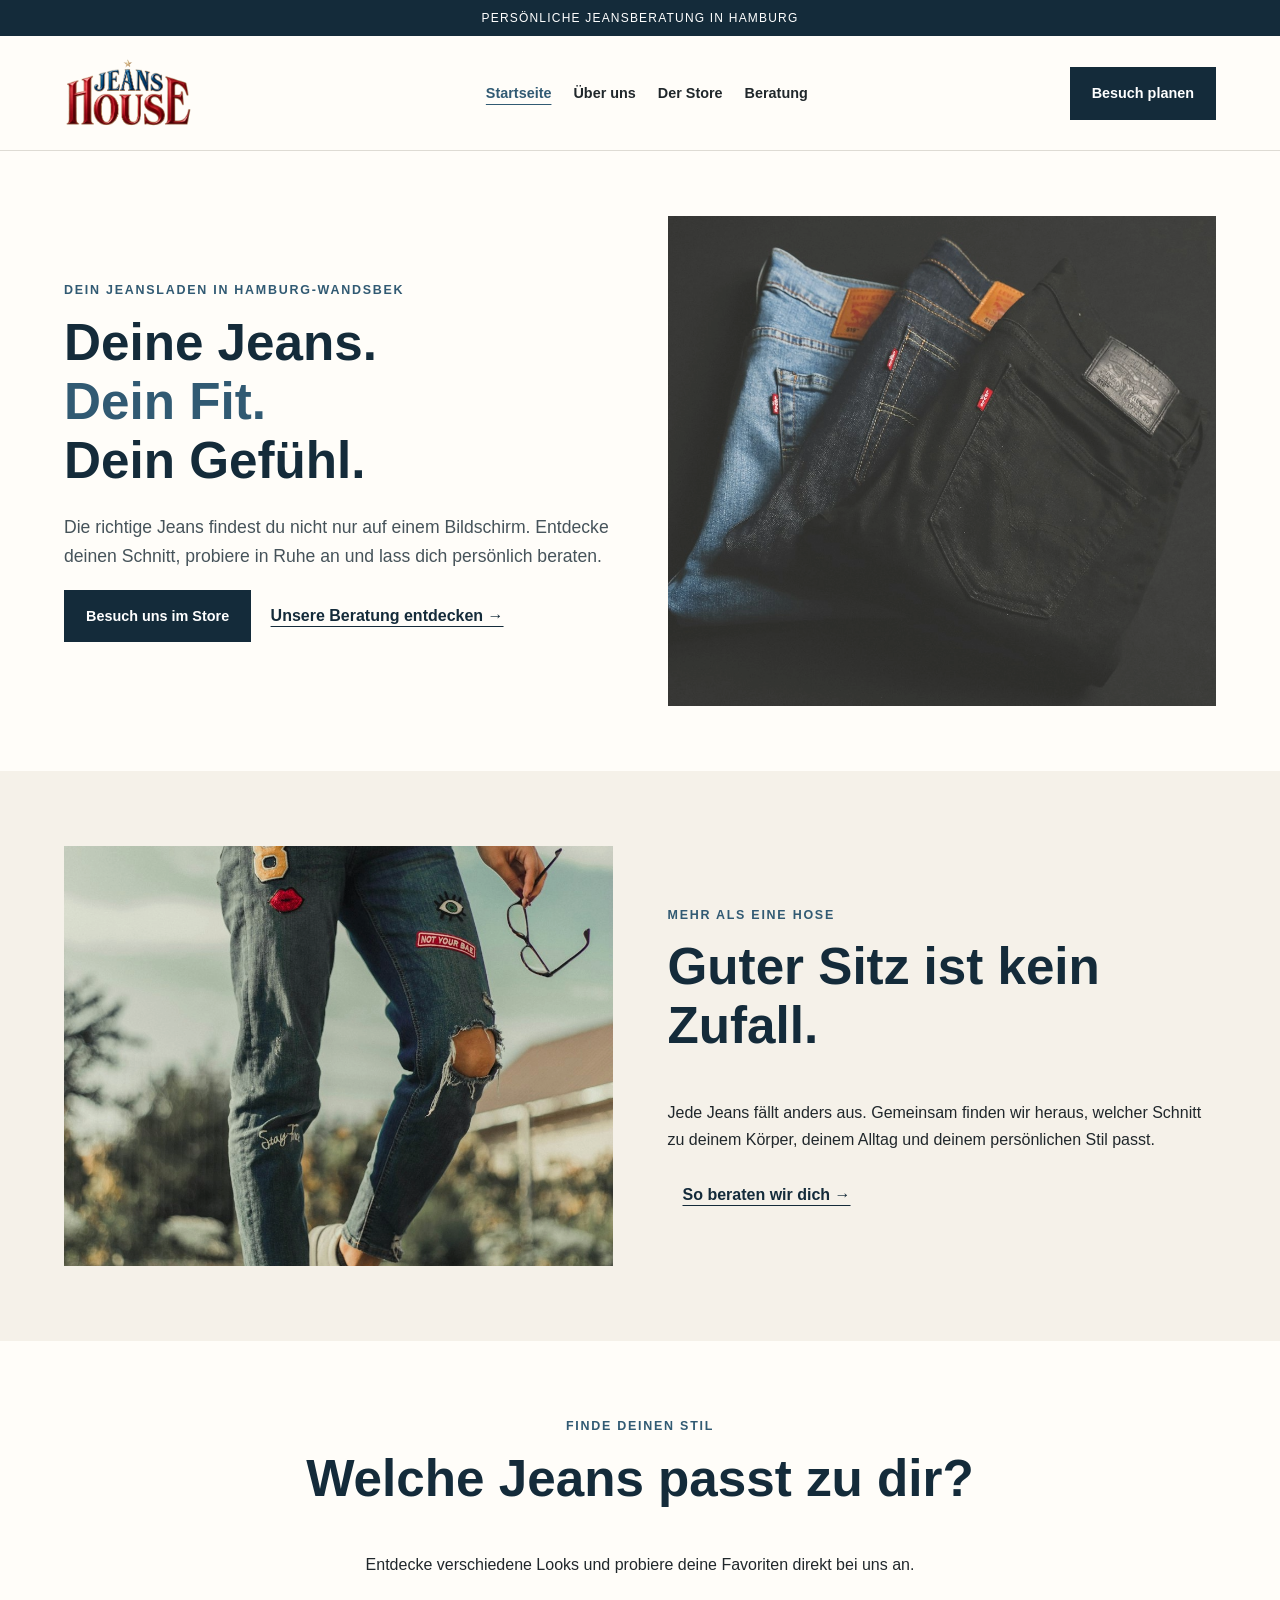
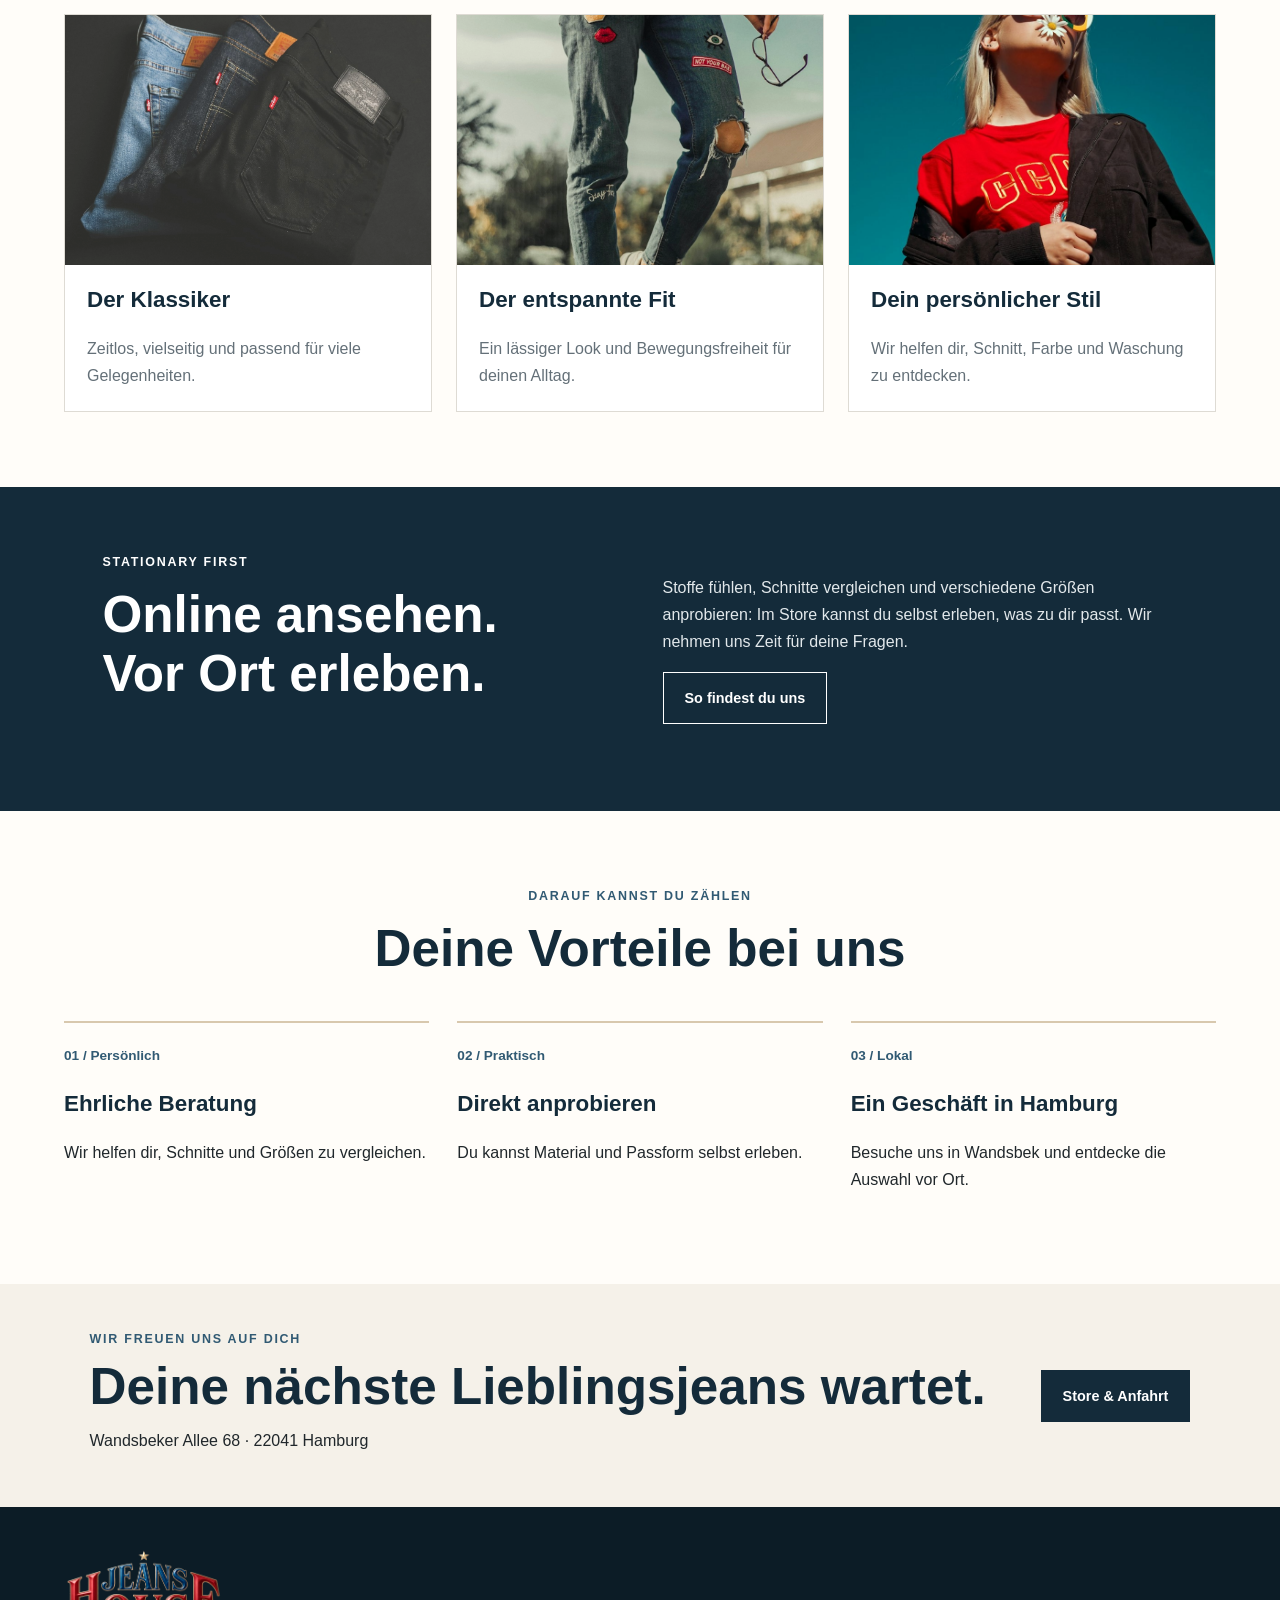
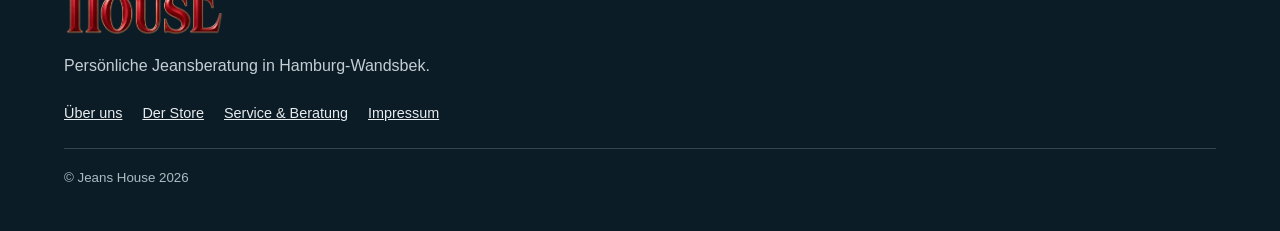
<file: index.html>
<!DOCTYPE html>
<html lang="de">
<head>
  <meta charset="UTF-8">
  <meta name="viewport" content="width=device-width, initial-scale=1.0">
  <meta name="description" content="Entdecke deine perfekte Jeans bei Hamburg Jeans mit persönlicher Beratung vor Ort.">
  <title>Hamburg Jeans – Deine Jeans. Dein Fit.</title>
  <link rel="stylesheet" href="css/style.css">
</head>
<body>

<div class="topbar">PERSÖNLICHE JEANSBERATUNG IN HAMBURG</div>

<header class="site-header">
  <a href="index.html" class="logo">
  <img src="images/logo.png" alt="Hamburg Jeans"></a>
  <nav aria-label="Hauptnavigation">
    <a href="index.html" aria-current="page">Startseite</a>
    <a href="ueber-uns.html">Über uns</a>
    <a href="store.html">Der Store</a>
    <a href="beratung.html">Beratung</a>
  </nav>
  <a class="button" href="store.html">Besuch planen</a>
</header>

<main>
  <section class="hero">
    <div class="hero-text">
      <p class="eyebrow">Dein Jeansladen in Hamburg-Wandsbek</p>
      <h1>Deine Jeans.<br><span>Dein Fit.</span><br>Dein Gefühl.</h1>
      <p class="lead">
        Die richtige Jeans findest du nicht nur auf einem Bildschirm.
        Entdecke deinen Schnitt, probiere in Ruhe an und lass dich
        persönlich beraten.
      </p>
      <a class="button" href="store.html">Besuch uns im Store</a>
      <a class="text-button" href="beratung.html">Unsere Beratung entdecken →</a>
    </div>
    <div class="hero-image">
      <img
        src="images/3jeans.png"
        alt="Blaue Jeans aus Denim">
    </div>
  </section>

  <section class="section section-light">
    <div class="two-columns reverse">
      <div>
        <p class="eyebrow">Mehr als eine Hose</p>
        <h2>Guter Sitz ist kein Zufall.</h2>
        <p>
          Jede Jeans fällt anders aus. Gemeinsam finden wir heraus,
          welcher Schnitt zu deinem Körper, deinem Alltag und deinem
          persönlichen Stil passt.
        </p>
        <a class="text-button" href="beratung.html">So beraten wir dich →</a>
      </div>
      <img
        class="section-image"
        src="images/jeansmitzeichen.png"
        alt="Jeansmode als Inspiration">
    </div>
  </section>

  <section class="section">
    <div class="section-heading">
      <p class="eyebrow">Finde deinen Stil</p>
      <h2>Welche Jeans passt zu dir?</h2>
      <p>Entdecke verschiedene Looks und probiere deine Favoriten direkt bei uns an.</p>
    </div>

    <div class="cards">
      <article class="card">
        <img
          src="images/3jeans.png"
          alt="Klassischer Denim-Look">
        <div class="card-content">
          <h3>Der Klassiker</h3>
          <p>Zeitlos, vielseitig und passend für viele Gelegenheiten.</p>
        </div>
      </article>

      <article class="card">
        <img
          src="images/jeansmitzeichen.png"
          alt="Lässiger Jeans-Look">
        <div class="card-content">
          <h3>Der entspannte Fit</h3>
          <p>Ein lässiger Look und Bewegungsfreiheit für deinen Alltag.</p>
        </div>
      </article>

      <article class="card">
        <img
          src="images/fraumitblume.png"
          alt="Modische Inspiration für dein Outfit">
        <div class="card-content">
          <h3>Dein persönlicher Stil</h3>
          <p>Wir helfen dir, Schnitt, Farbe und Waschung zu entdecken.</p>
        </div>
      </article>
    </div>
  </section>

  <section class="dark-section">
    <div>
      <p class="eyebrow">Stationary first</p>
      <h2>Online ansehen.<br>Vor Ort erleben.</h2>
    </div>
    <div>
      <p>
        Stoffe fühlen, Schnitte vergleichen und verschiedene Größen
        anprobieren: Im Store kannst du selbst erleben, was zu dir passt.
        Wir nehmen uns Zeit für deine Fragen.
      </p>
      <a class="button button-outline" href="store.html">So findest du uns</a>
    </div>
  </section>

  <section class="section">
    <div class="section-heading">
      <p class="eyebrow">Darauf kannst du zählen</p>
      <h2>Deine Vorteile bei uns</h2>
    </div>
    <div class="benefits">
      <article>
        <span>01 / Persönlich</span>
        <h3>Ehrliche Beratung</h3>
        <p>Wir helfen dir, Schnitte und Größen zu vergleichen.</p>
      </article>
      <article>
        <span>02 / Praktisch</span>
        <h3>Direkt anprobieren</h3>
        <p>Du kannst Material und Passform selbst erleben.</p>
      </article>
      <article>
        <span>03 / Lokal</span>
        <h3>Ein Geschäft in Hamburg</h3>
        <p>Besuche uns in Wandsbek und entdecke die Auswahl vor Ort.</p>
      </article>
    </div>
  </section>

  <section class="visit-banner">
    <div>
      <p class="eyebrow">Wir freuen uns auf dich</p>
      <h2>Deine nächste Lieblingsjeans wartet.</h2>
      <p>Wandsbeker Allee 68 · 22041 Hamburg</p>
    </div>
    <a class="button" href="store.html">Store &amp; Anfahrt</a>
  </section>
</main>

<footer class="footer"> 
<a class="logo logo-light" href="index.html">
  <img src="images/logo.png" alt="Hamburg Jeans">
</a>
  <p>Persönliche Jeansberatung in Hamburg-Wandsbek.</p>
  <div class="footer-links">
    <a href="ueber-uns.html">Über uns</a>
    <a href="store.html">Der Store</a>
    <a href="beratung.html">Service &amp; Beratung</a>
	<a href="store.html">Impressum</a>
  </div>
  <small>© Jeans House 2026</small>
</footer>

</body>
</html>
</file>
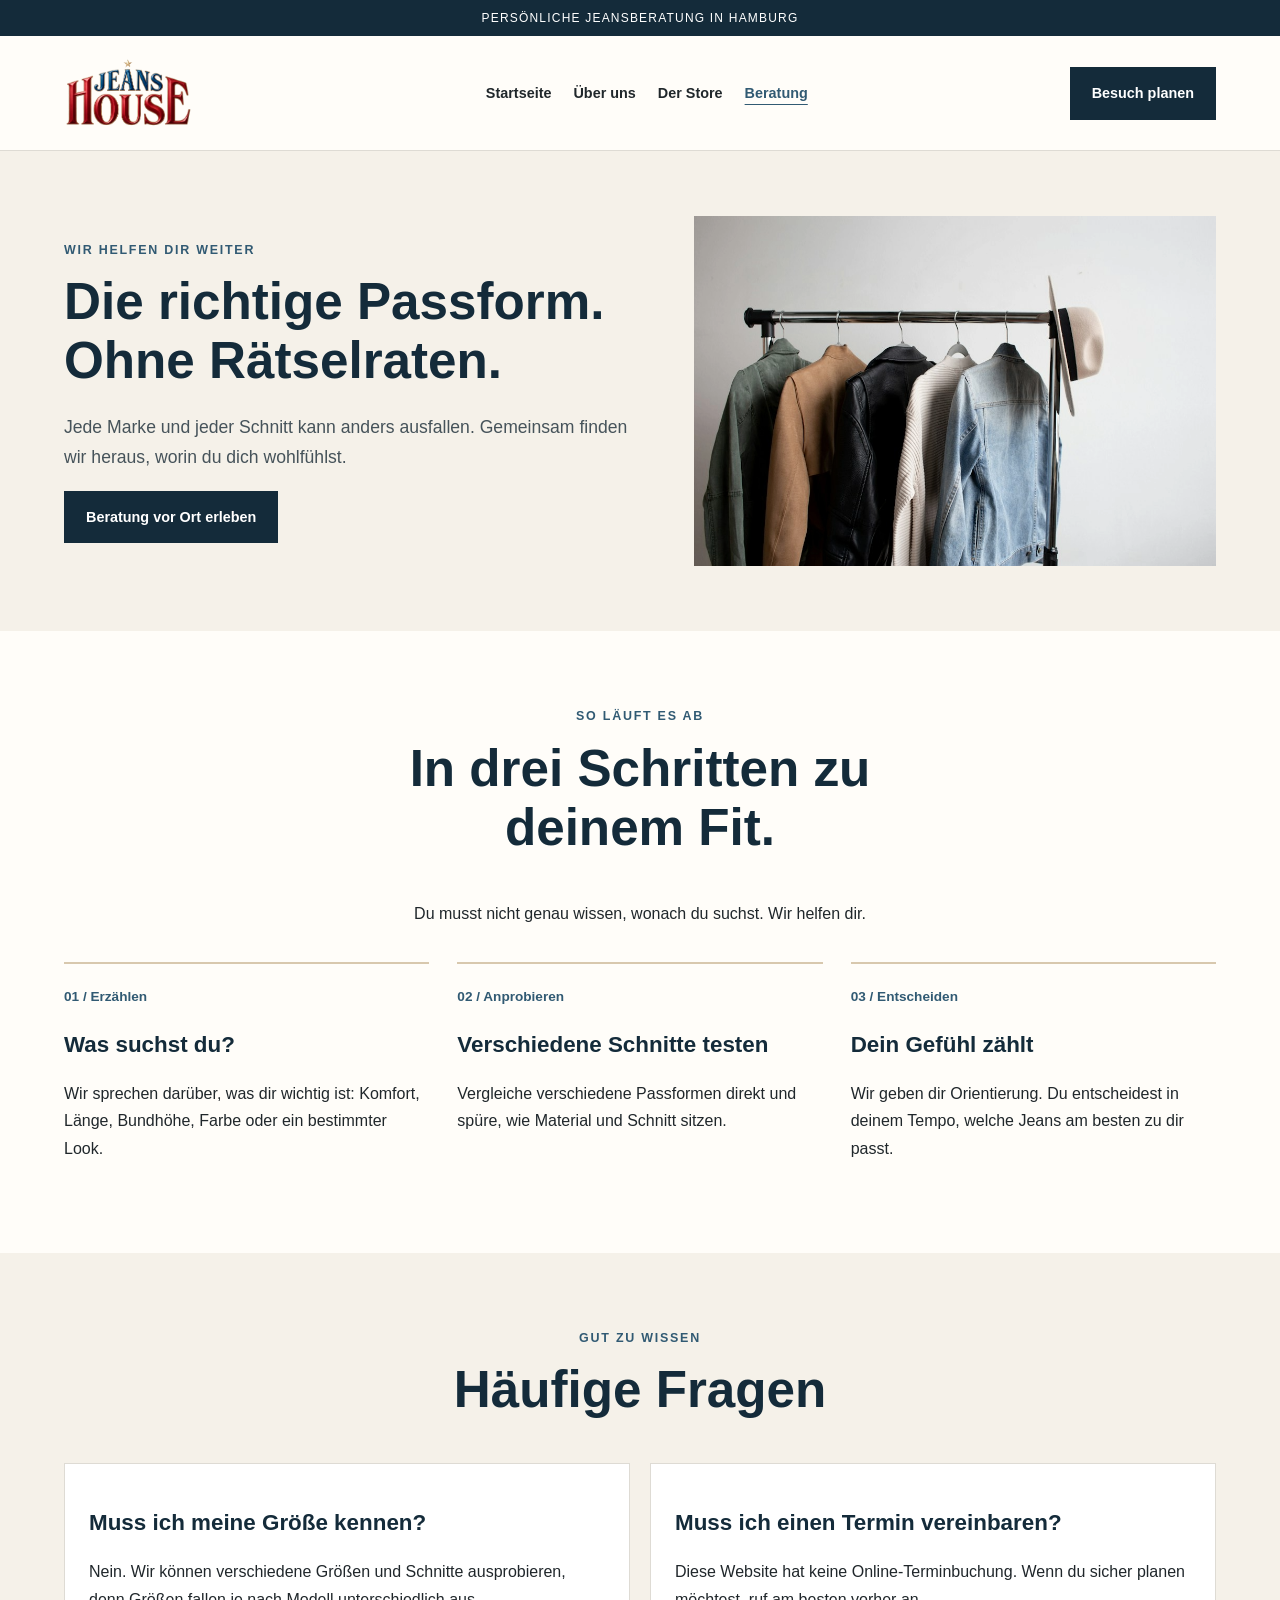
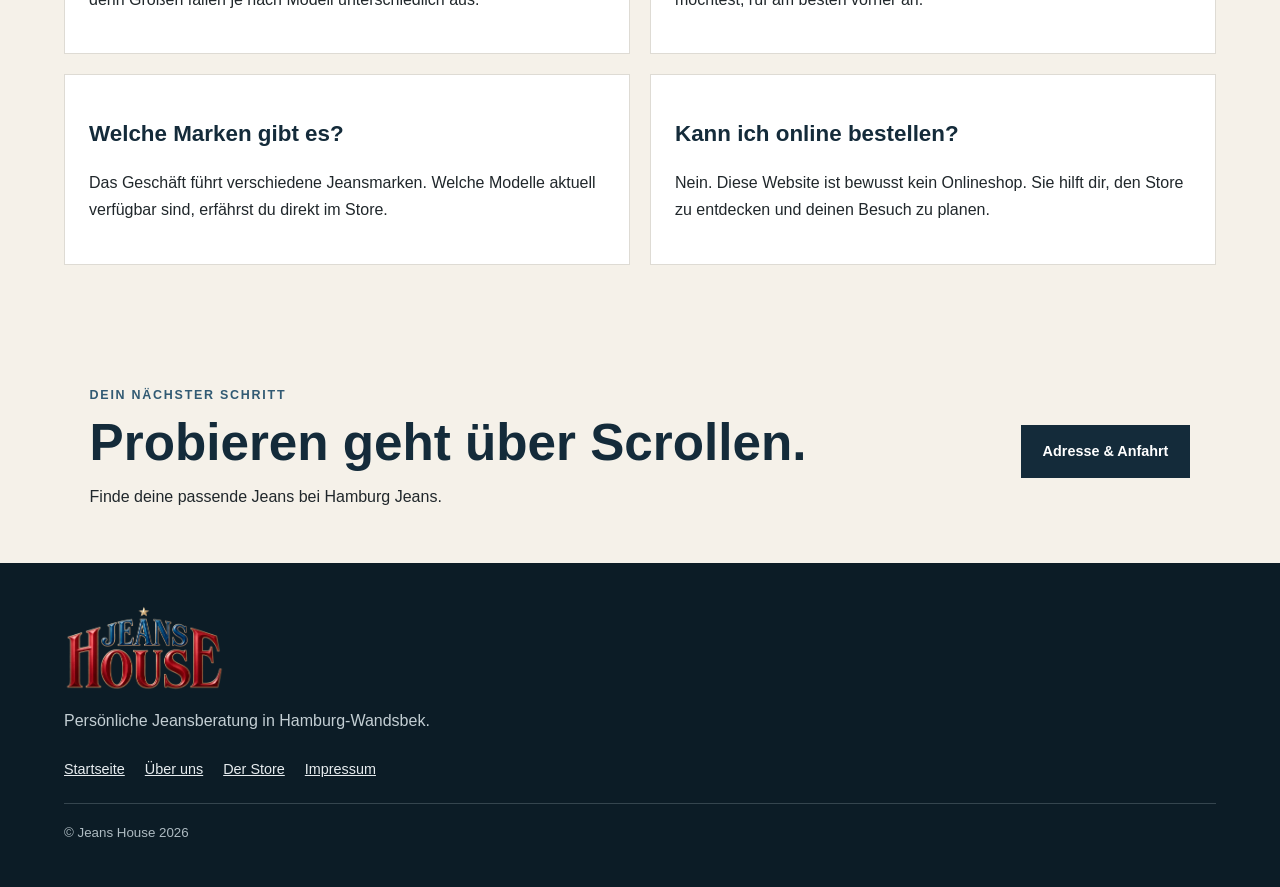
<file: beratung.html>
<!DOCTYPE html>
<html lang="de">
<head>
  <meta charset="UTF-8">
  <meta name="viewport" content="width=device-width, initial-scale=1.0">
  <meta name="description" content="Finde die passende Jeans mit persönlicher Beratung bei Hamburg Jeans.">
  <title>Service &amp; Beratung – Hamburg Jeans</title>
  <link rel="stylesheet" href="css/style.css">
</head>
<body>

<div class="topbar">PERSÖNLICHE JEANSBERATUNG IN HAMBURG</div>

<header class="site-header">
  <a href="index.html" class="logo">
  <img src="images/logo.png" alt="Hamburg Jeans">
</a>
  <nav aria-label="Hauptnavigation">
    <a href="index.html">Startseite</a>
    <a href="ueber-uns.html">Über uns</a>
    <a href="store.html">Der Store</a>
    <a href="beratung.html" aria-current="page">Beratung</a>
  </nav>
  <a class="button" href="store.html">Besuch planen</a>
</header>

<main>
  <section class="page-hero">
    <div>
      <p class="eyebrow">Wir helfen dir weiter</p>
      <h1>Die richtige Passform. <br> Ohne Rätselraten.</h1>
      <p class="lead">
        Jede Marke und jeder Schnitt kann anders ausfallen.
        Gemeinsam finden wir heraus, worin du dich wohlfühlst.
      </p>
      <a class="button" href="store.html">Beratung vor Ort erleben</a>
    </div>
    <img
      src="images/kleiderstaender.png"
      alt="Jeans und Kleidung als Stil-Inspiration">
  </section>

  <section class="section">
    <div class="section-heading">
      <p class="eyebrow">So läuft es ab</p>
      <h2>In drei Schritten zu <br> deinem Fit.</h2>
      <p>Du musst nicht genau wissen, wonach du suchst. Wir helfen dir.</p>
    </div>

    <div class="benefits">
      <article>
        <span>01 / Erzählen</span>
        <h3>Was suchst du?</h3>
        <p>
          Wir sprechen darüber, was dir wichtig ist: Komfort,
          Länge, Bundhöhe, Farbe oder ein bestimmter Look.
        </p>
      </article>
      <article>
        <span>02 / Anprobieren</span>
        <h3>Verschiedene Schnitte testen</h3>
        <p>
          Vergleiche verschiedene Passformen direkt und spüre,
          wie Material und Schnitt sitzen.
        </p>
      </article>
      <article>
        <span>03 / Entscheiden</span>
        <h3>Dein Gefühl zählt</h3>
        <p>
          Wir geben dir Orientierung. Du entscheidest in deinem Tempo,
          welche Jeans am besten zu dir passt.
        </p>
      </article>
    </div>
  </section>

  <section class="section section-light">
    <div class="section-heading">
      <p class="eyebrow">Gut zu wissen</p>
      <h2>Häufige Fragen</h2>
    </div>

    <div class="faq-grid">
      <article class="faq-card">
        <h3>Muss ich meine Größe kennen?</h3>
        <p>
          Nein. Wir können verschiedene Größen und Schnitte
          ausprobieren, denn Größen fallen je nach Modell unterschiedlich aus.
        </p>
      </article>
      <article class="faq-card">
        <h3>Muss ich einen Termin vereinbaren?</h3>
        <p>
          Diese Website hat keine Online-Terminbuchung.
          Wenn du sicher planen möchtest, ruf am besten vorher an.
        </p>
      </article>
      <article class="faq-card">
        <h3>Welche Marken gibt es?</h3>
        <p>
          Das Geschäft führt verschiedene Jeansmarken.
          Welche Modelle aktuell verfügbar sind, erfährst du direkt im Store.
        </p>
      </article>
      <article class="faq-card">
        <h3>Kann ich online bestellen?</h3>
        <p>
          Nein. Diese Website ist bewusst kein Onlineshop.
          Sie hilft dir, den Store zu entdecken und deinen Besuch zu planen.
        </p>
      </article>
    </div>
  </section>

  <section class="visit-banner">
    <div>
      <p class="eyebrow">Dein nächster Schritt</p>
      <h2>Probieren geht über Scrollen.</h2>
      <p>Finde deine passende Jeans bei Hamburg Jeans.</p>
    </div>
    <a class="button" href="store.html">Adresse &amp; Anfahrt</a>
  </section>
</main>

<footer class="footer">
  <a class="logo logo-light" href="index.html">
  <img src="images/logo.png" alt="Hamburg Jeans">
</a>
  <p>Persönliche Jeansberatung in Hamburg-Wandsbek.</p>
  <div class="footer-links">
    <a href="index.html">Startseite</a>
    <a href="ueber-uns.html">Über uns</a>
    <a href="store.html">Der Store</a>
	<a href="store.html">Impressum</a>
  </div>
    <small>© Jeans House 2026</small>
</footer>

</body>
</html>
</file>
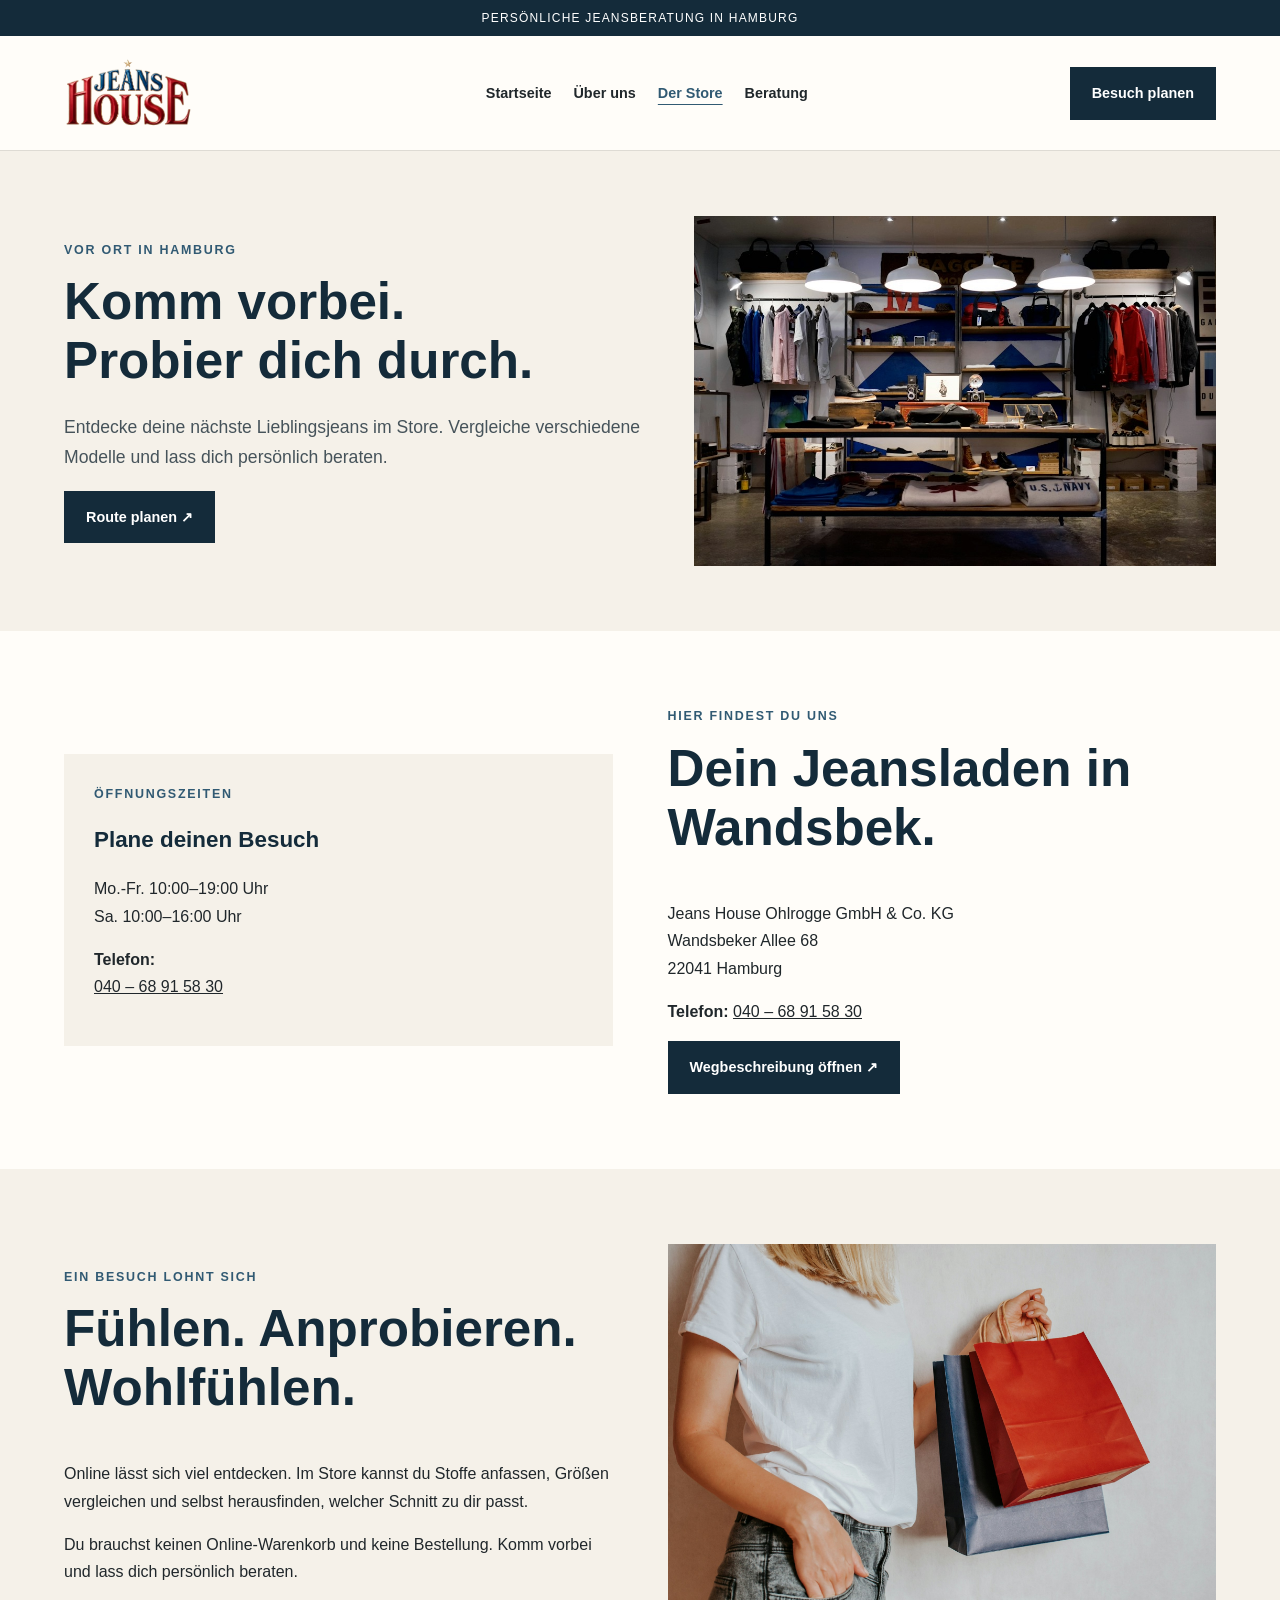
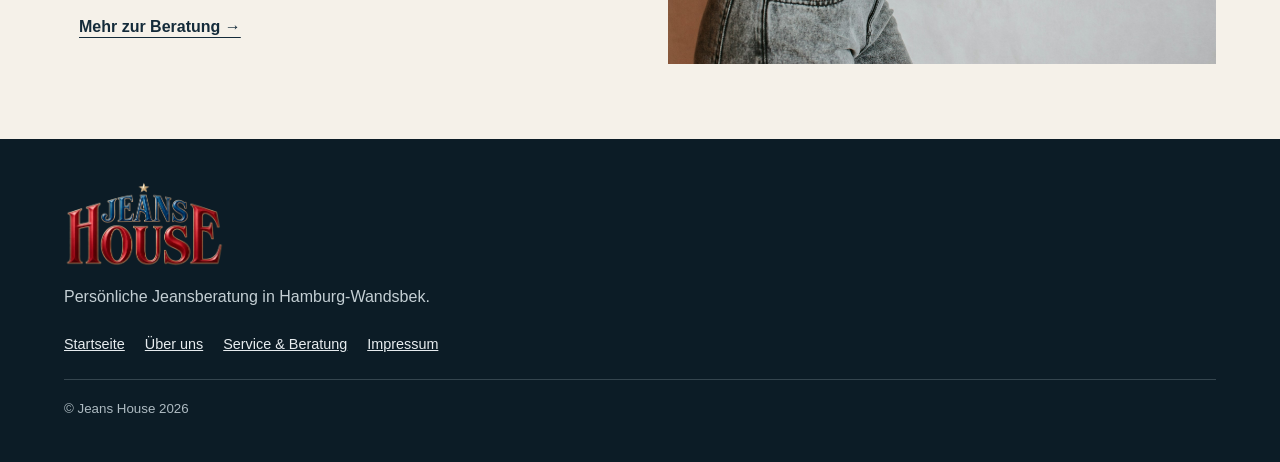
<file: store.html>
<!DOCTYPE html>
<html lang="de">
<head>
  <meta charset="UTF-8">
  <meta name="viewport" content="width=device-width, initial-scale=1.0">
  <meta name="description" content="Besuche Hamburg Jeans in Hamburg-Wandsbek. Finde Adresse, Telefonnummer und Anfahrt.">
  <title>Der Store – Hamburg Jeans</title>
  <link rel="stylesheet" href="css/style.css">
</head>
<body>

<div class="topbar">PERSÖNLICHE JEANSBERATUNG IN HAMBURG</div>

<header class="site-header">
  <a href="index.html" class="logo">
  <img src="images/logo.png" alt="Hamburg Jeans"></a>
  <nav aria-label="Hauptnavigation">
    <a href="index.html">Startseite</a>
    <a href="ueber-uns.html">Über uns</a>
    <a href="store.html" aria-current="page">Der Store</a>
    <a href="beratung.html">Beratung</a>
  </nav>
  <a class="button" href="store.html">Besuch planen</a>
</header>

<main>
  <section class="page-hero">
    <div>
      <p class="eyebrow">Vor Ort in Hamburg</p>
      <h1>Komm vorbei.<br>Probier dich durch.</h1>
      <p class="lead">
        Entdecke deine nächste Lieblingsjeans im Store.
        Vergleiche verschiedene Modelle und lass dich persönlich beraten.
      </p>
      <a class="button"
         href="https://www.google.com/maps/dir/?api=1&destination=Wandsbeker+Allee+68%2C+22041+Hamburg"
         target="_blank" rel="noopener noreferrer">Route planen ↗</a>
    </div>
    <img
      src="images/store.png"
      alt="Modegeschäft mit Kleidung auf Kleiderstangen">
  </section>

  <section class="section">
    <div class="two-columns reverse">
      <div>
        <p class="eyebrow">Hier findest du uns</p>
        <h2>Dein Jeansladen in Wandsbek.</h2>
        <p>
          Jeans House Ohlrogge GmbH &amp; Co. KG<br>
          Wandsbeker Allee 68<br>
          22041 Hamburg
        </p>
        <p>
          <strong>Telefon:</strong>
          <a href="tel:+494068915830">040 – 68 91 58 30</a>
        </p>
        <a class="button"
           href="https://www.google.com/maps/dir/?api=1&destination=Wandsbeker+Allee+68%2C+22041+Hamburg"
           target="_blank" rel="noopener noreferrer">Wegbeschreibung öffnen ↗</a>
      </div>

      <div class="info-box">
        <p class="eyebrow">Öffnungszeiten</p>
        <h3>Plane deinen Besuch</h3>
    	  Mo.-Fr.	10:00–19:00 Uhr<br>
		 <p> Sa.	10:00–16:00 Uhr
        </p>
        <p><strong>Telefon:</strong><br>
          <a href="tel:+494068915830">040 – 68 91 58 30</a>
        </p>
        <p class="small-text">
 
        </p>
      </div>
    </div>
  </section>

  <section class="section section-light">
    <div class="two-columns reverse">
      <img
        class="section-image"
        src="images/einkaufstueten.jpg"
        alt="Menschen beim entspannten Stöbern nach Kleidung">
      <div>
        <p class="eyebrow">Ein Besuch lohnt sich</p>
        <h2>Fühlen. Anprobieren. Wohlfühlen.</h2>
        <p>
          Online lässt sich viel entdecken. Im Store kannst du Stoffe
          anfassen, Größen vergleichen und selbst herausfinden,
          welcher Schnitt zu dir passt.
        </p>
        <p>
          Du brauchst keinen Online-Warenkorb und keine Bestellung.
          Komm vorbei und lass dich persönlich beraten.
        </p>
        <a class="text-button" href="beratung.html">Mehr zur Beratung →</a>
      </div>
    </div>
  </section>
</main>

<footer class="footer">
  <a class="logo logo-light" href="index.html">
  <img src="images/logo.png" alt="Hamburg Jeans">
</a>
  <p>Persönliche Jeansberatung in Hamburg-Wandsbek.</p>
  <div class="footer-links">
    <a href="index.html">Startseite</a>
    <a href="ueber-uns.html">Über uns</a>
    <a href="beratung.html">Service &amp; Beratung</a>
	<a href="store.html">Impressum</a>
  </div>
  <small>© Jeans House 2026</small>

</footer>

</body>
</html>
</file>
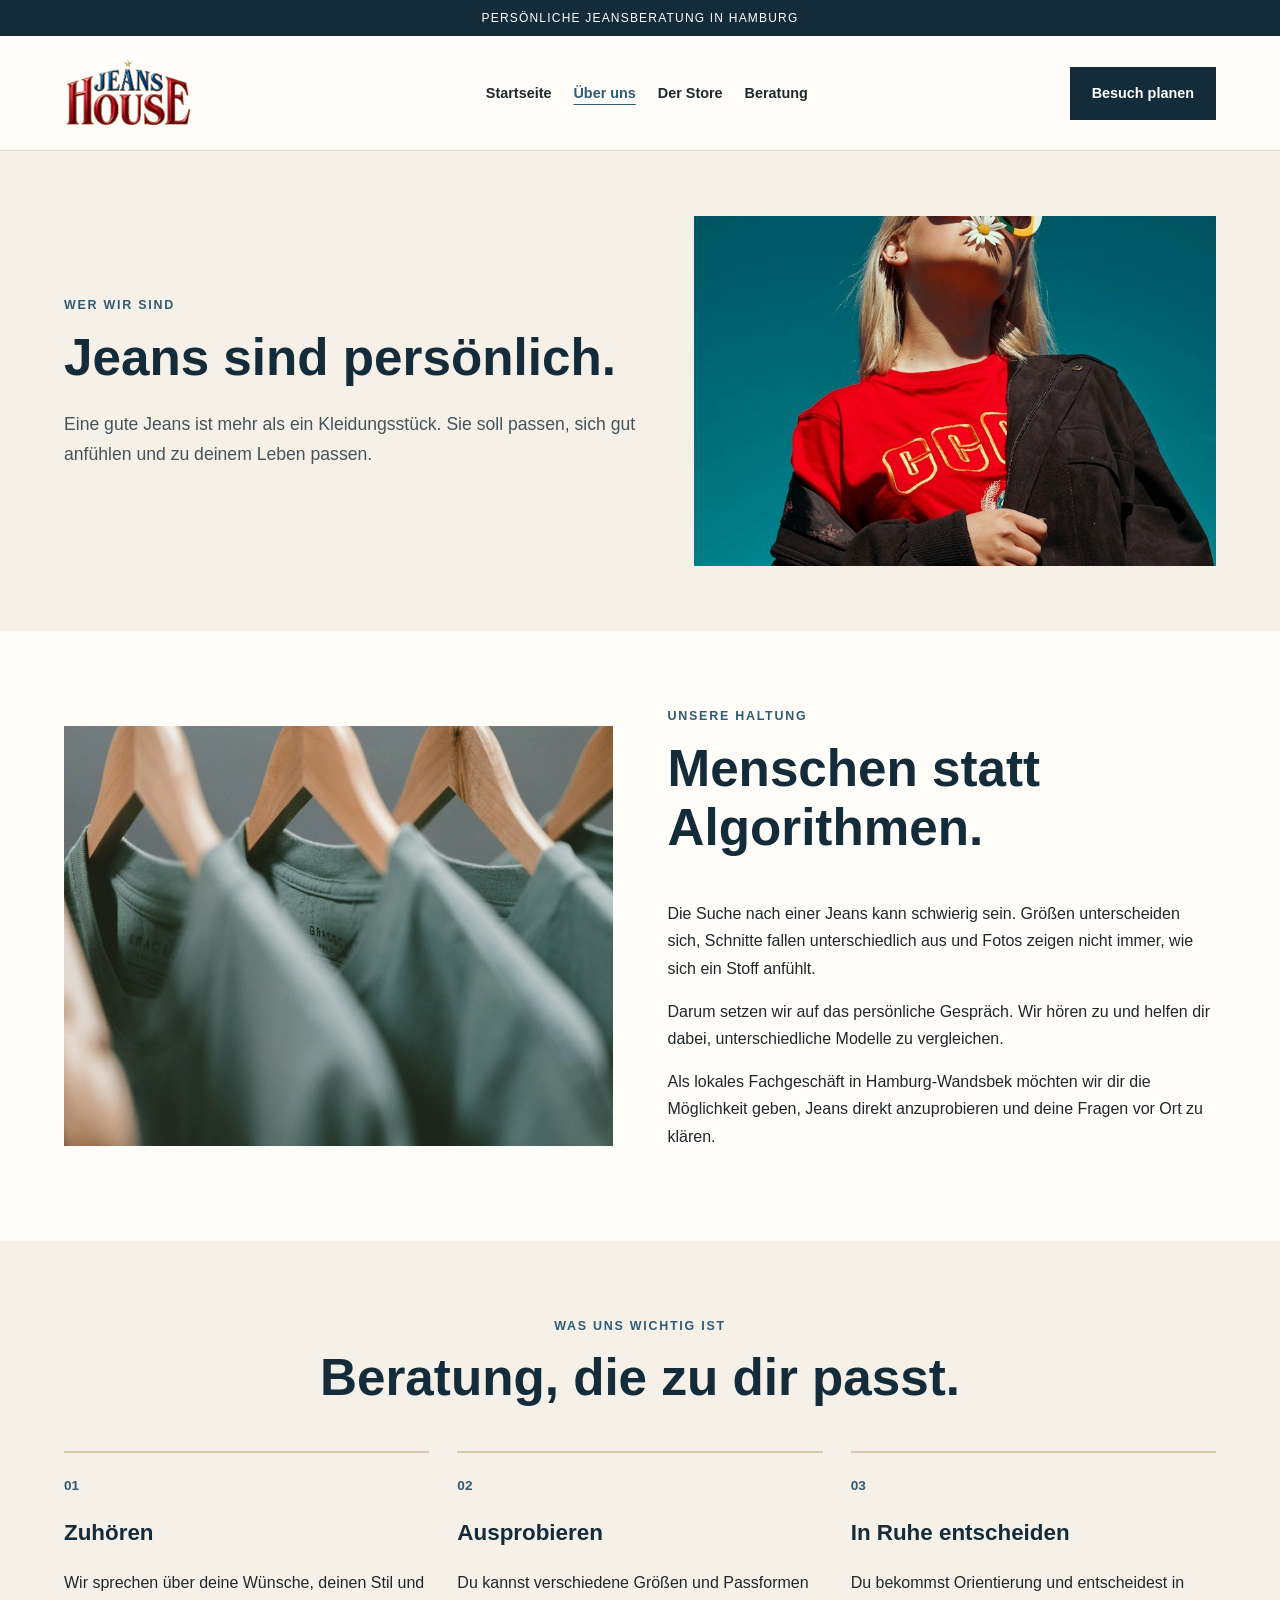
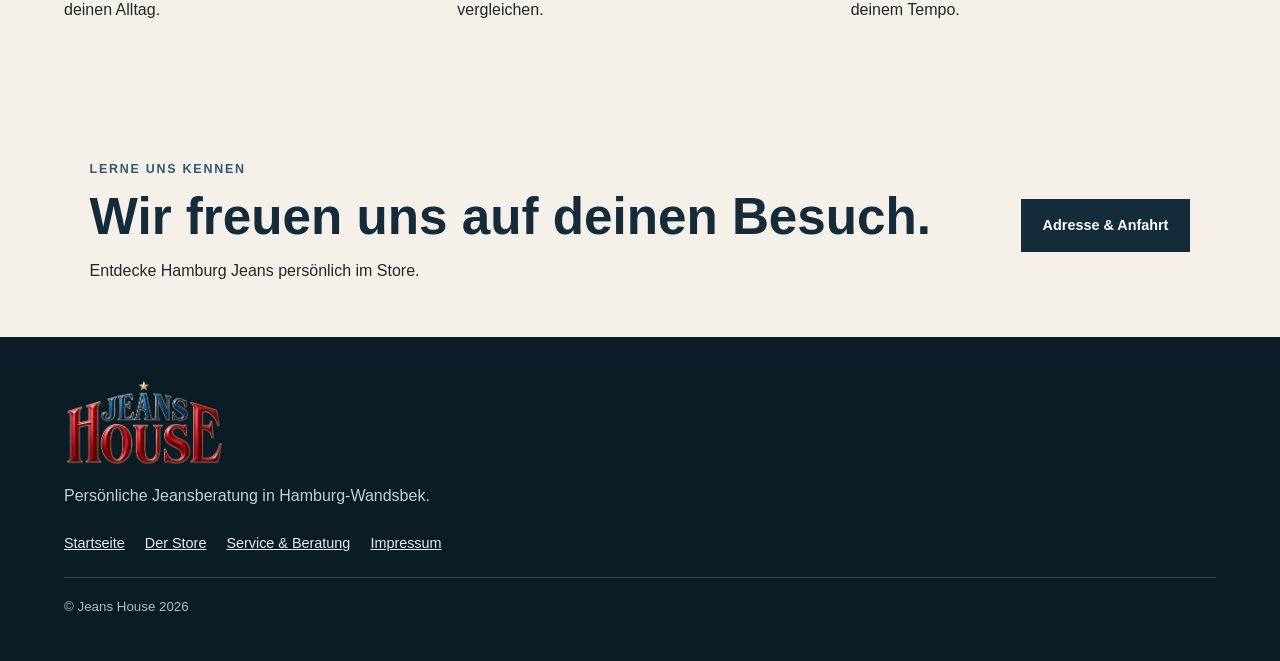
<file: ueber-uns.html>
<!DOCTYPE html>
<html lang="de">
<head>
  <meta charset="UTF-8">
  <meta name="viewport" content="width=device-width, initial-scale=1.0">
  <meta name="description" content="Lerne Hamburg Jeans und die Idee hinter der persönlichen Jeansberatung kennen.">
  <title>Über uns – Hamburg Jeans</title>
  <link rel="stylesheet" href="css/style.css">
</head>
<body>

<div class="topbar">PERSÖNLICHE JEANSBERATUNG IN HAMBURG</div>

<header class="site-header">
  <a href="index.html" class="logo">
  <img src="images/logo.png" alt="Hamburg Jeans"></a>
  <nav aria-label="Hauptnavigation">
    <a href="index.html">Startseite</a>
    <a href="ueber-uns.html" aria-current="page">Über uns</a>
    <a href="store.html">Der Store</a>
    <a href="beratung.html">Beratung</a>
  </nav>
  <a class="button" href="store.html">Besuch planen</a>
</header>

<main>
  <section class="page-hero">
    <div>
      <p class="eyebrow">Wer wir sind</p>
      <h1>Jeans sind persönlich.</h1>
      <p class="lead">
        Eine gute Jeans ist mehr als ein Kleidungsstück.
        Sie soll passen, sich gut anfühlen und zu deinem Leben passen.
      </p>
    </div>
    <img
      src="images/fraumitblume.png"
      alt="Zeitgemäße Mode als Inspiration">
  </section>

  <section class="section">
    <div class="two-columns">
      <img
        class="section-image"
        src="images/shirts.png"
        alt="Kleidungsauswahl in einem Modegeschäft">
      <div>
        <p class="eyebrow">Unsere Haltung</p>
        <h2>Menschen statt Algorithmen.</h2>
        <p>
          Die Suche nach einer Jeans kann schwierig sein. Größen
          unterscheiden sich, Schnitte fallen unterschiedlich aus und
          Fotos zeigen nicht immer, wie sich ein Stoff anfühlt.
        </p>
        <p>
          Darum setzen wir auf das persönliche Gespräch. Wir hören zu
          und helfen dir dabei, unterschiedliche Modelle zu vergleichen.
        </p>
        <p>
          Als lokales Fachgeschäft in Hamburg-Wandsbek möchten wir
          dir die Möglichkeit geben, Jeans direkt anzuprobieren und
          deine Fragen vor Ort zu klären.
        </p>
      </div>
    </div>
  </section>

  <section class="section section-light">
    <div class="section-heading">
      <p class="eyebrow">Was uns wichtig ist</p>
      <h2>Beratung, die zu dir passt.</h2>
    </div>
    <div class="benefits">
      <article>
        <span>01</span>
        <h3>Zuhören</h3>
        <p>Wir sprechen über deine Wünsche, deinen Stil und deinen Alltag.</p>
      </article>
      <article>
        <span>02</span>
        <h3>Ausprobieren</h3>
        <p>Du kannst verschiedene Größen und Passformen vergleichen.</p>
      </article>
      <article>
        <span>03</span>
        <h3>In Ruhe entscheiden</h3>
        <p>Du bekommst Orientierung und entscheidest in deinem Tempo.</p>
      </article>
    </div>
  </section>

  <section class="visit-banner">
    <div>
      <p class="eyebrow">Lerne uns kennen</p>
      <h2>Wir freuen uns auf deinen Besuch.</h2>
      <p>Entdecke Hamburg Jeans persönlich im Store.</p>
    </div>
    <a class="button" href="store.html">Adresse &amp; Anfahrt</a>
  </section>
</main>

<footer class="footer">
  <a class="logo logo-light" href="index.html">
  <img src="images/logo.png" alt="Hamburg Jeans">
</a>
  <p>Persönliche Jeansberatung in Hamburg-Wandsbek.</p>
  <div class="footer-links">
    <a href="index.html">Startseite</a>
    <a href="store.html">Der Store</a>
    <a href="beratung.html">Service &amp; Beratung</a>
	<a href="store.html">Impressum</a>
  </div>
  <small>© Jeans House 2026</small>


</footer>

</body>
</html>
</file>
<file: css/style.css>
/* =========================
   1. GRUNDLAGEN UND FARBEN
   ========================= */

:root 
{
  --navy: #142b3a;
  --blue: #315a73;
  --cream: #f5f1e9;
  --white: #fffdf9;
  --sand: #d8c8ae;
  --text: #20272b;
  --muted: #647078;
  --line: #dedbd4;
  --red: #ff0055;
}

@import url('https://fonts.googleapis.com/css2?family=Lato:wght@400;700&family=Oswald:wght@400;500;600;700&display=swap');

* {
  box-sizing: border-box;
}

html {
  scroll-behavior: smooth;
}

body {
  margin: 0;
  background: var(--white);
  color: var(--text);
  font-family: 'Lato', sans-serif;
  /*font-family: Arial, Helvetica, sans-serif;*/
  line-height: 1.7;
}

img {
  display: block;
  width: 100%;
  height: auto;
}

a {
  color: inherit;
}

a:focus-visible {
  outline: 3px solid #b27a36;
  outline-offset: 4px;
}

h1,
h2,
h3 {
  color: var(--navy);
  font-family: "Arial Narrow", Arial, sans-serif;
  line-height: 1.15;
}

h1,
h2,
h3,
.logo {
  font-family: 'Oswald', sans-serif;
}

h1 {
  margin: 0 0 22px;
  font-size: clamp(2rem, 4vw, 3.5rem);}

h2 {
  margin-top: 0;
  font-size: clamp(2rem, 4vw, 3.2rem);
}

h3 {
  font-size: 1.4rem;
}

p {
  margin-top: 0;
}

.eyebrow {
  color: var(--blue);
  font-size: 0.78rem;
  font-weight: bold;
  letter-spacing: 0.14em;
  text-transform: uppercase;
}

.lead {
  max-width: 600px;
  color: #46535a;
  font-size: 1.1rem;
}

/* =========================
   2. KOPFZEILE UND NAVIGATION
   ========================= */

.topbar {
  padding: 8px 15px;
  background: var(--navy);
  color: white;
  text-align: center;
  font-size: 0.75rem;
  letter-spacing: 0.1em;
}

.site-header {
  display: flex;
  align-items: center;
  justify-content: space-between;
  gap: 24px;
  padding: 22px 5%;
  border-bottom: 1px solid var(--line);
  background: var(--white);
}

.logo {
  color: var(--navy);
  font-size: 1.55rem;
  font-weight: 800;
  letter-spacing: 0.04em;
  line-height: 1.2;
  text-decoration: none;
  white-space: nowrap;
}

.logo span {
  display: block;
  margin-top: 5px;
  font-size: 0.65rem;
  font-weight: normal;
  letter-spacing: 0.15em;
}

.site-header nav {
  display: flex;
  flex-wrap: wrap;
  align-items: center;
  gap: 22px;
}

.site-header nav a {
  font-size: 0.9rem;
  font-weight: bold;
  text-decoration: none;
}

.site-header nav a:hover,
.site-header nav a[aria-current="page"] {
  color: var(--blue);
  text-decoration: underline;
  text-underline-offset: 6px;
}

/* =========================
   3. BUTTONS UND LINKS
   ========================= */

.button {
  display: inline-block;
  padding: 13px 21px;
  border: 1px solid var(--navy);
  background: var(--navy);
  color: white;
  font-size: 0.9rem;
  font-weight: bold;
  text-align: center;
  text-decoration: none;
  transition: background 0.2s ease;
}

.button:hover {
  background: var(--blue);
}

.text-button {
  display: inline-block;
  margin: 12px 0 0 15px;
  color: var(--navy);
  font-weight: bold;
  text-underline-offset: 5px;
}

.button-outline {
  border-color: white;
  background: transparent;
  color: white;
}

.button-outline:hover {
  background: white;
  color: var(--navy);
}

/* =========================
   4. STARTSEITEN-HERO
   ========================= */

.hero {
  display: grid;
  grid-template-columns: 1fr 1fr;
  align-items: center;
  gap: 55px;
  padding: 65px 5%;
}

.hero-text h1 span {
  color: var(--blue);
}

.hero-image img {
  height: 490px;
  object-fit: cover;
}

/* =========================
   5. ALLGEMEINE SEKTIONEN
   ========================= */

.section {
  padding: 75px 5%;
}

.section-light {
  background: var(--cream);
}

.two-columns {
  display: grid;
  grid-template-columns: 1fr 1fr;
  align-items: center;
  gap: 55px;
  max-width: 1180px;
  margin: 0 auto;
}

.section-image {
  height: 420px;
  object-fit: cover;
}

.section-heading {
  max-width: 720px;
  margin: 0 auto 35px;
  text-align: center;
}

/* =========================
   6. KARTEN UND VORTEILE
   ========================= */

.cards {
  display: grid;
  grid-template-columns: repeat(3, 1fr);
  gap: 24px;
  max-width: 1180px;
  margin: 0 auto;
}

.card {
  overflow: hidden;
  border: 1px solid var(--line);
  background: white;
}

.card img {
  height: 250px;
  object-fit: cover;
}

.card-content {
  padding: 22px;
}

.card-content h3 {
  margin-top: 0;
}

.card-content p {
  margin-bottom: 0;
  color: var(--muted);
}

.benefits {
  display: grid;
  grid-template-columns: repeat(3, 1fr);
  gap: 28px;
  max-width: 1180px;
  margin: 0 auto;
}

.benefits article {
  padding-top: 18px;
  border-top: 2px solid var(--sand);
}

.benefits article span {
  color: var(--blue);
  font-size: 0.85rem;
  font-weight: bold;
}

/* =========================
   7. DUNKLER ABSCHNITT
   ========================= */

.dark-section {
  display: grid;
  grid-template-columns: 1fr 1fr;
  align-items: center;
  gap: 45px;
  padding: 65px 8%;
  background: var(--navy);
  color: white;
}

.dark-section h2,
.dark-section .eyebrow {
  color: white;
}

.dark-section p {
  color: #e2e8eb;
}

/* =========================
   8. UNTERSEITEN UND STORE
   ========================= */

.page-hero {
  display: grid;
  grid-template-columns: 1fr 0.9fr;
  align-items: center;
  gap: 50px;
  padding: 65px 5%;
  background: var(--cream);
}

.page-hero img {
  height: 350px;
  object-fit: cover;
}

.info-box {
  padding: 30px;
  background: var(--cream);
}

.small-text {
  color: var(--muted);
  font-size: 0.85rem;
}

.faq-grid {
  display: grid;
  grid-template-columns: 1fr 1fr;
  gap: 20px;
  max-width: 1180px;
  margin: 0 auto;
}

.faq-card {
  padding: 24px;
  border: 1px solid var(--line);
  background: white;
}

/* =========================
   9. BESUCHS-BANNER
   ========================= */

.visit-banner {
  display: flex;
  align-items: center;
  justify-content: space-between;
  gap: 30px;
  margin: 0;
  padding: 45px 7%;
  background: var(--cream);
}

.visit-banner h2 {
  margin-bottom: 10px;
}

.visit-banner p {
  margin-bottom: 8px;
}

/* =========================
   10. FOOTER
   ========================= */

.footer {
  padding: 42px 5%;
  background: #0c1c26;
  color: #e7ecef;
}

.logo-light {
  color: white;
}

.footer p {
  margin-top: 15px;
  color: #c4cfd4;
}

.footer-links {
  display: flex;
  flex-wrap: wrap;
  gap: 20px;
  margin: 22px 0;
}

.footer-links a {
  color: #e7ecef;
  font-size: 0.9rem;
}

.footer small {
  display: block;
  padding-top: 18px;
  border-top: 1px solid #35454e;
  color: #aebbc2;
}

/* =========================
   11. RESPONSIVE DESIGN
   ========================= */

@media (max-width: 950px) {
  .site-header {
    align-items: flex-start;
    flex-direction: column;
  }

  .hero,
  .page-hero,
  .two-columns,
  .dark-section {
    grid-template-columns: 1fr;
  }

  .hero {
    gap: 30px;
  }

  .hero-image img {
    height: 380px;
  }

  .cards {
    grid-template-columns: repeat(2, 1fr);
  }

  .benefits {
    grid-template-columns: 1fr;
  }

  .visit-banner {
    align-items: flex-start;
    flex-direction: column;
  }
}

@media (max-width: 600px) {
  .site-header {
    padding: 20px 5%;
  }

  .site-header nav {
    gap: 12px 16px;
  }

  .site-header nav a {
    font-size: 0.82rem;
  }

  .hero,
  .section,
  .page-hero {
    padding: 42px 5%;
  }

  .hero-image img,
  .section-image,
  .page-hero img {
    height: 290px;
  }

  .cards,
  .faq-grid {
    grid-template-columns: 1fr;
  }

  .card img {
    height: 230px;
  }

  .dark-section {
    gap: 15px;
    padding: 45px 5%;
  }

  .visit-banner {
    padding: 35px 5%;
  }

  .text-button {
    margin-left: 0;
  }
}

.logo img {
  display: block;
  width: 160px;
  max-width: 80%;
  height: auto;
}

.two-columns.reverse {
  direction: rtl;
}

.two-columns.reverse > * {
  direction: ltr;
}
</file>
